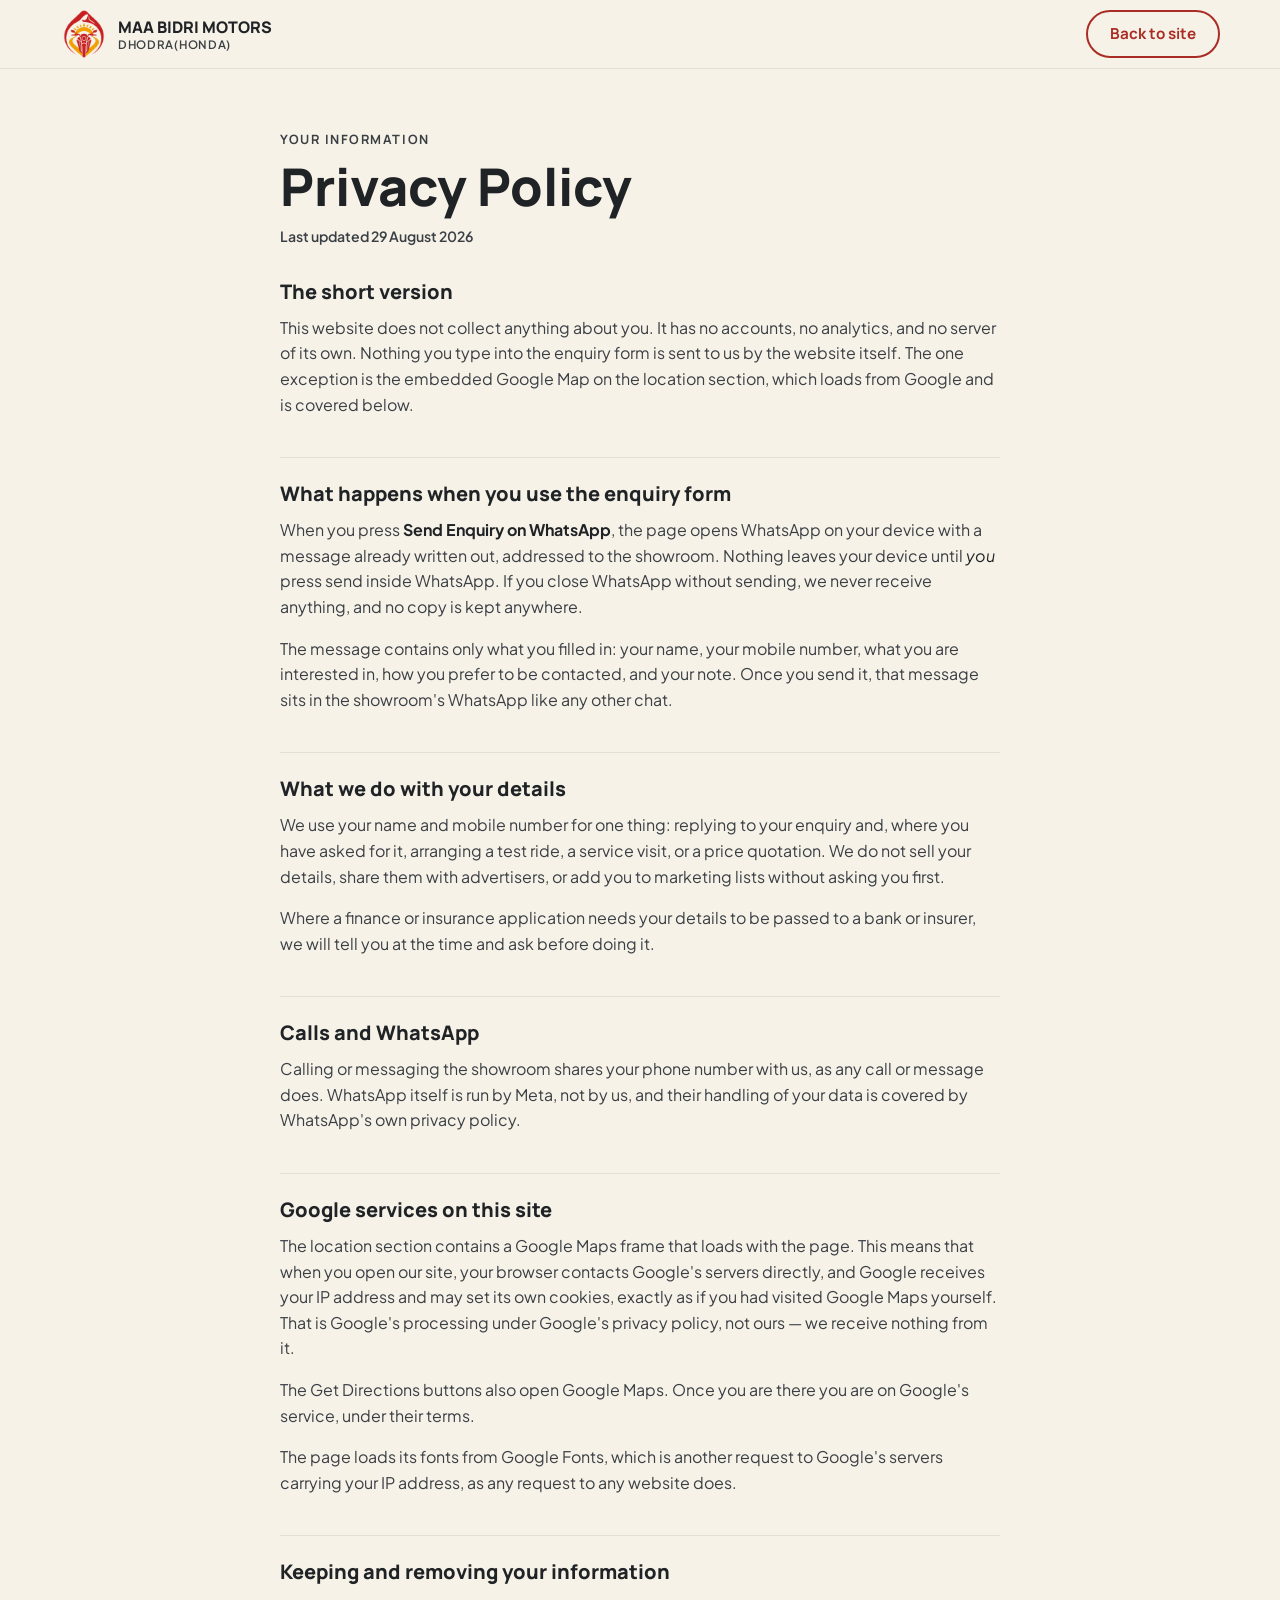
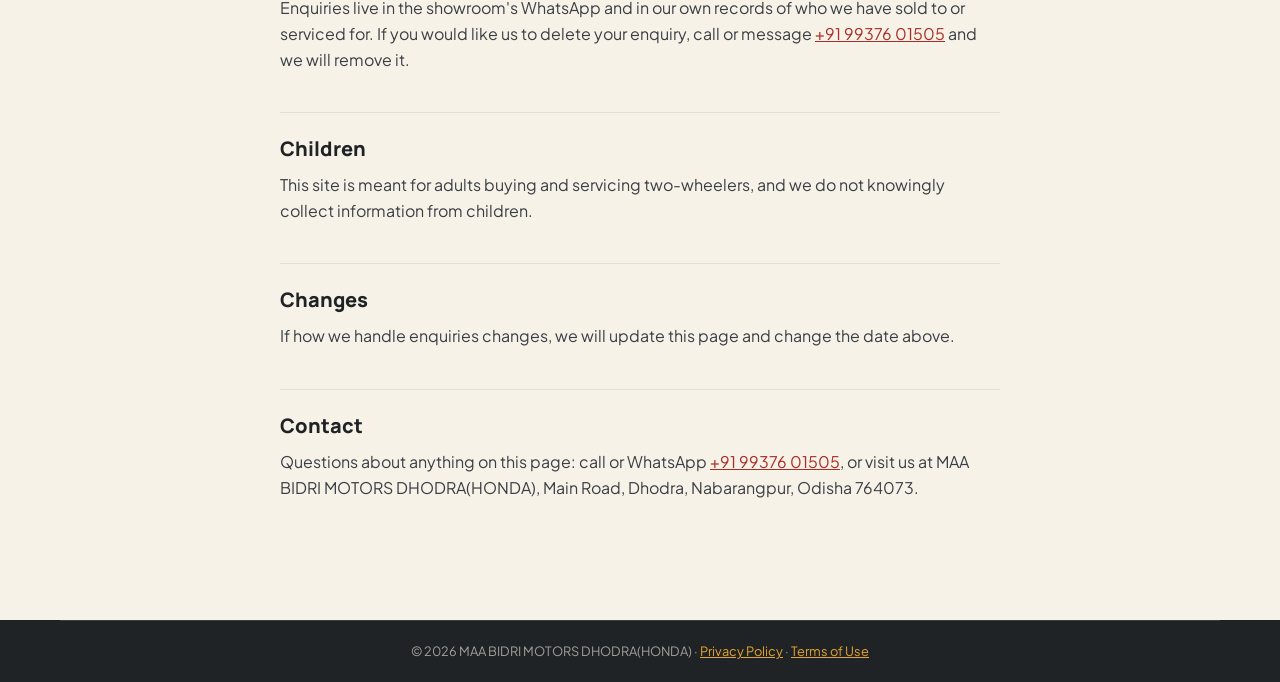
<file: privacy.html>
<!DOCTYPE html>
<html lang="en">
<head>
  <meta charset="UTF-8">
  <meta name="viewport" content="width=device-width, initial-scale=1.0">
  <meta name="description" content="How MAA BIDRI MOTORS DHODRA(HONDA) handles the details you share through this website.">
  <meta name="robots" content="noindex">
  <title>Privacy Policy — MAA BIDRI MOTORS DHODRA(HONDA)</title>
  <link rel="preconnect" href="https://fonts.googleapis.com">
  <link rel="preconnect" href="https://fonts.gstatic.com" crossorigin>
  <link href="https://fonts.googleapis.com/css2?family=Manrope:wght@400;500;600;700;800&family=Plus+Jakarta+Sans:wght@400;500;600;700;800&display=swap" rel="stylesheet">
  <link rel="stylesheet" href="assets/css/style.css">
  <link rel="icon" type="image/png" href="assets/img/favicon.png">
</head>
<body>

  <header class="site-header">
    <div class="container header-inner">
      <a class="brand" href="index.html" aria-label="MAA BIDRI MOTORS DHODRA(HONDA) — Home">
        <img class="brand-mark" src="assets/img/logo.png" alt="" width="48" height="48" aria-hidden="true">
        <span class="brand-text">
          <span class="brand-name">MAA BIDRI MOTORS</span>
          <span class="brand-loc">Dhodra(Honda)</span>
        </span>
      </a>
      <a class="btn btn-outline" href="index.html">Back to site</a>
    </div>
  </header>

  <main class="legal">
    <div class="container legal-inner">
      <p class="eyebrow">Your information</p>
      <h1>Privacy Policy</h1>
      <p class="legal-updated">Last updated 29 August 2026</p>
      <h2>The short version</h2>
      <p>This website does not collect anything about you. It has no accounts, no analytics, and
      no server of its own. Nothing you type into the enquiry form is sent to us by the website
      itself. The one exception is the embedded Google Map on the location section, which loads
      from Google and is covered below.</p>

      <h2>What happens when you use the enquiry form</h2>
      <p>When you press <strong>Send Enquiry on WhatsApp</strong>, the page opens WhatsApp on
      your device with a message already written out, addressed to the showroom. Nothing leaves
      your device until <em>you</em> press send inside WhatsApp. If you close WhatsApp without
      sending, we never receive anything, and no copy is kept anywhere.</p>
      <p>The message contains only what you filled in: your name, your mobile number, what you
      are interested in, how you prefer to be contacted, and your note. Once you send it, that
      message sits in the showroom's WhatsApp like any other chat.</p>

      <h2>What we do with your details</h2>
      <p>We use your name and mobile number for one thing: replying to your enquiry and, where
      you have asked for it, arranging a test ride, a service visit, or a price quotation. We do
      not sell your details, share them with advertisers, or add you to marketing lists without
      asking you first.</p>
      <p>Where a finance or insurance application needs your details to be passed to a bank or
      insurer, we will tell you at the time and ask before doing it.</p>

      <h2>Calls and WhatsApp</h2>
      <p>Calling or messaging the showroom shares your phone number with us, as any call or
      message does. WhatsApp itself is run by Meta, not by us, and their handling of your data is
      covered by WhatsApp's own privacy policy.</p>

      <h2>Google services on this site</h2>
      <p>The location section contains a Google Maps frame that loads with the page. This means
      that when you open our site, your browser contacts Google's servers directly, and Google
      receives your IP address and may set its own cookies, exactly as if you had visited Google
      Maps yourself. That is Google's processing under Google's privacy policy, not ours — we
      receive nothing from it.</p>
      <p>The Get Directions buttons also open Google Maps. Once you are there you are on Google's
      service, under their terms.</p>
      <p>The page loads its fonts from Google Fonts, which is another request to Google's servers
      carrying your IP address, as any request to any website does.</p>

      <h2>Keeping and removing your information</h2>
      <p>Enquiries live in the showroom's WhatsApp and in our own records of who we have sold to
      or serviced for. If you would like us to delete your enquiry, call or message
      <a href="tel:+919937601505">+91 99376 01505</a> and we will remove it.</p>

      <h2>Children</h2>
      <p>This site is meant for adults buying and servicing two-wheelers, and we do not knowingly
      collect information from children.</p>

      <h2>Changes</h2>
      <p>If how we handle enquiries changes, we will update this page and change the date above.</p>

      <h2>Contact</h2>
      <p>Questions about anything on this page: call or WhatsApp
      <a href="tel:+919937601505">+91 99376 01505</a>, or visit us at MAA BIDRI MOTORS DHODRA(HONDA), Main
      Road, Dhodra, Nabarangpur, Odisha 764073.</p>

    </div>
  </main>

  <footer class="site-footer">
    <div class="container">
      <div class="footer-bottom">
        <p>© <span id="year">2026</span> MAA BIDRI MOTORS DHODRA(HONDA) ·
        <a href="privacy.html">Privacy Policy</a> ·
        <a href="terms.html">Terms of Use</a></p>
      </div>
    </div>
  </footer>

  <script src="assets/js/main.js"></script>
</body>
</html>
</file>
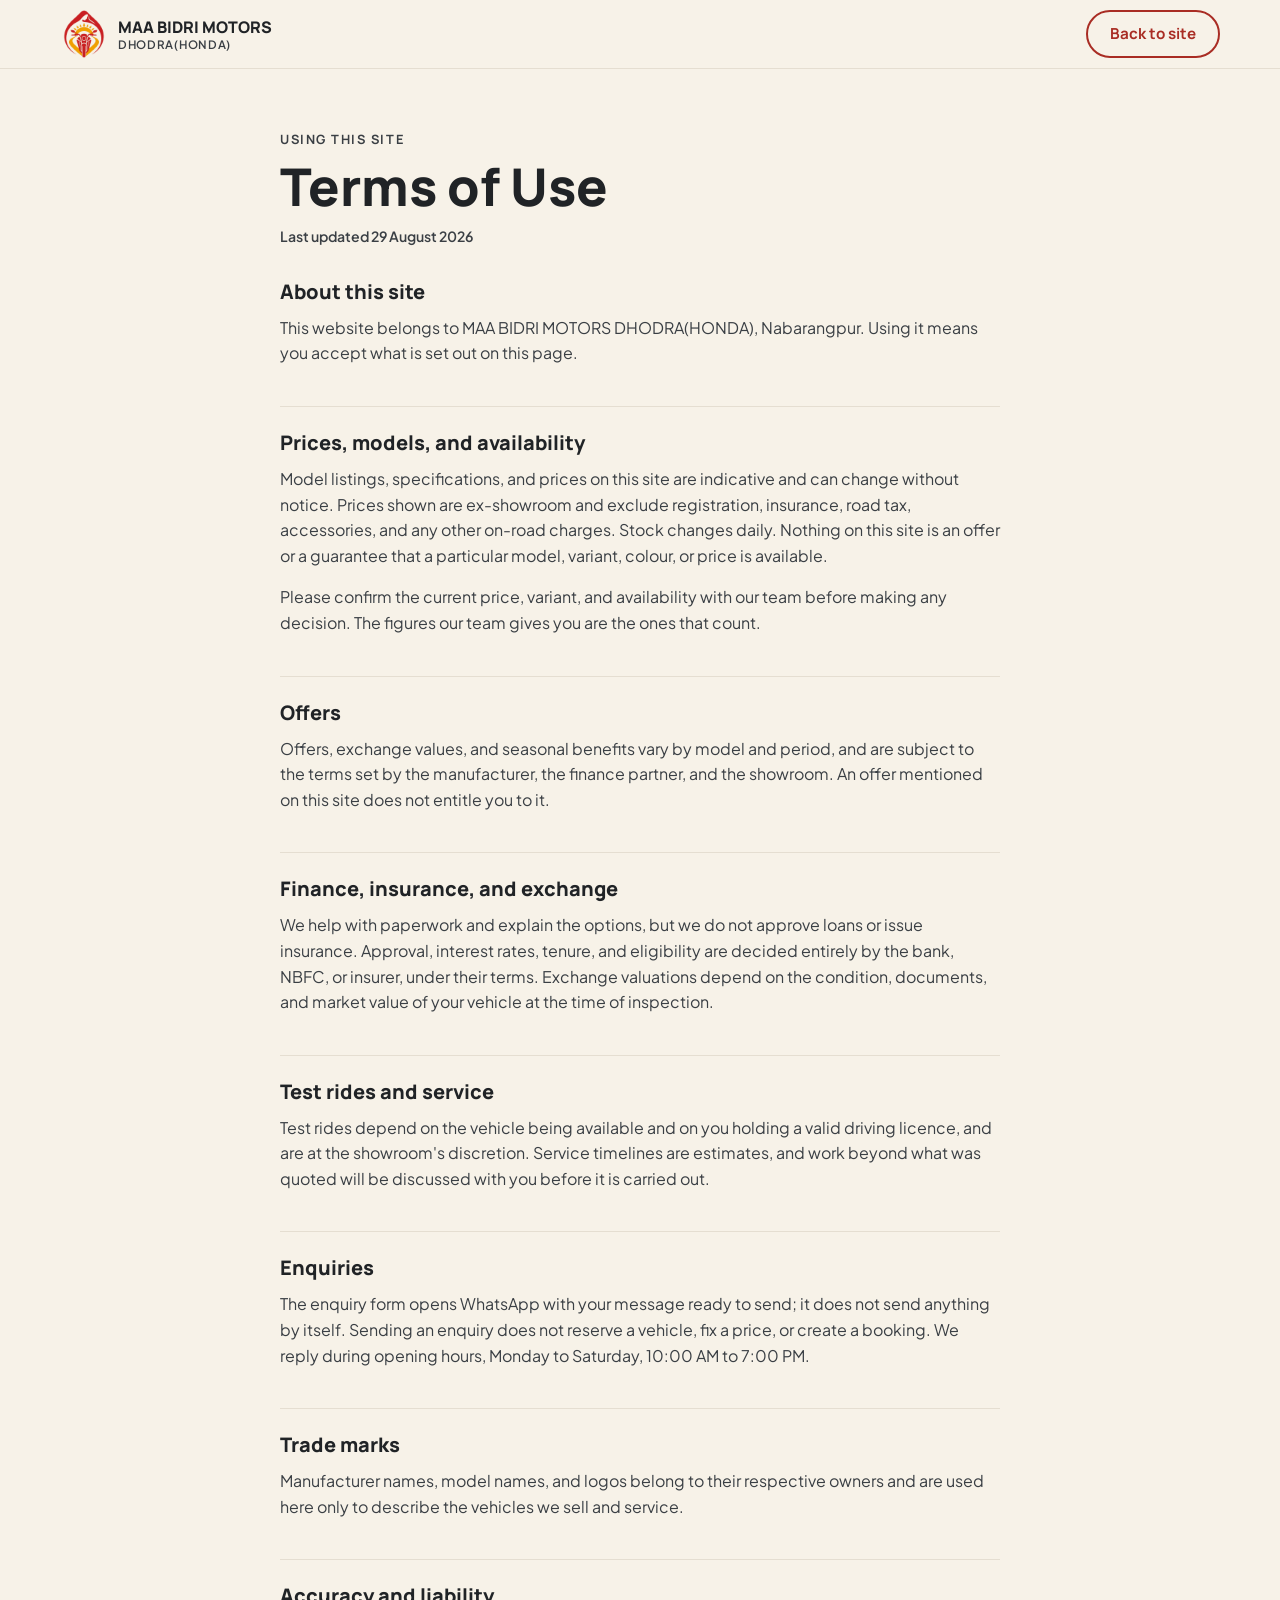
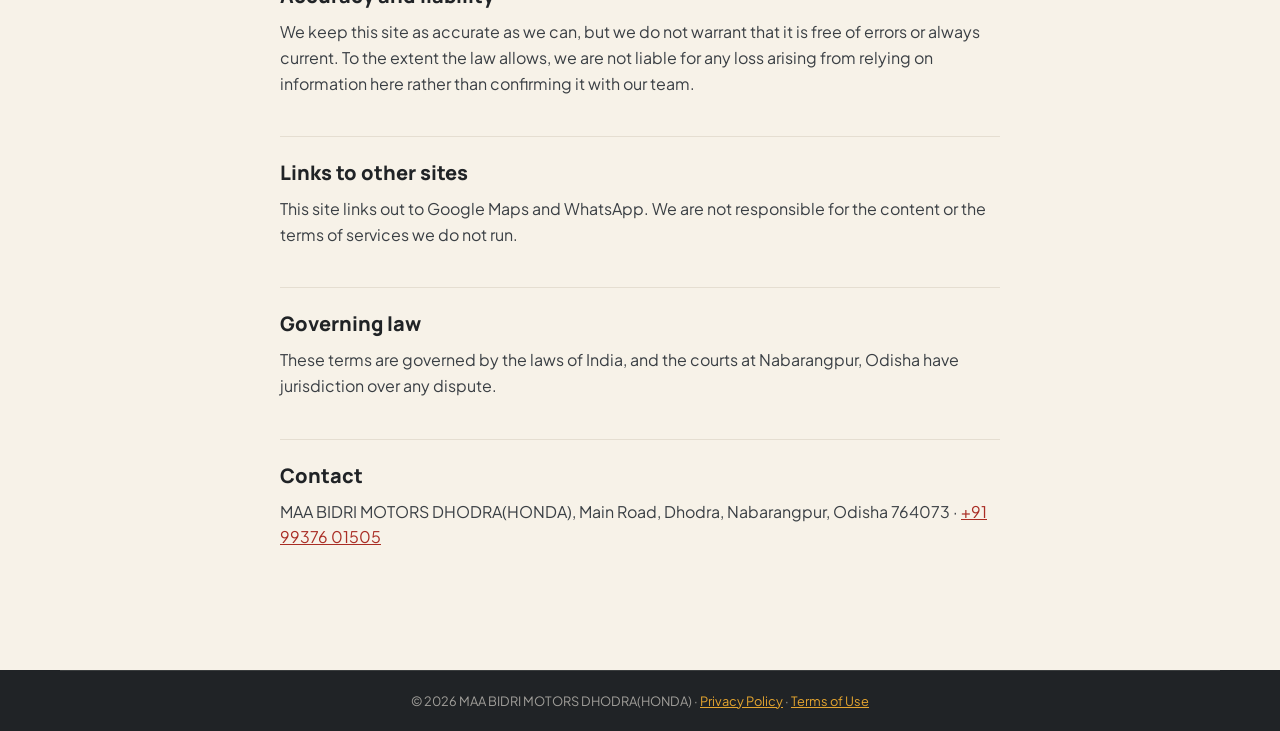
<file: terms.html>
<!DOCTYPE html>
<html lang="en">
<head>
  <meta charset="UTF-8">
  <meta name="viewport" content="width=device-width, initial-scale=1.0">
  <meta name="description" content="Terms for using the MAA BIDRI MOTORS DHODRA(HONDA) website, including prices, offers, and enquiries.">
  <meta name="robots" content="noindex">
  <title>Terms of Use — MAA BIDRI MOTORS DHODRA(HONDA)</title>
  <link rel="preconnect" href="https://fonts.googleapis.com">
  <link rel="preconnect" href="https://fonts.gstatic.com" crossorigin>
  <link href="https://fonts.googleapis.com/css2?family=Manrope:wght@400;500;600;700;800&family=Plus+Jakarta+Sans:wght@400;500;600;700;800&display=swap" rel="stylesheet">
  <link rel="stylesheet" href="assets/css/style.css">
  <link rel="icon" type="image/png" href="assets/img/favicon.png">
</head>
<body>

  <header class="site-header">
    <div class="container header-inner">
      <a class="brand" href="index.html" aria-label="MAA BIDRI MOTORS DHODRA(HONDA) — Home">
        <img class="brand-mark" src="assets/img/logo.png" alt="" width="48" height="48" aria-hidden="true">
        <span class="brand-text">
          <span class="brand-name">MAA BIDRI MOTORS</span>
          <span class="brand-loc">Dhodra(Honda)</span>
        </span>
      </a>
      <a class="btn btn-outline" href="index.html">Back to site</a>
    </div>
  </header>

  <main class="legal">
    <div class="container legal-inner">
      <p class="eyebrow">Using this site</p>
      <h1>Terms of Use</h1>
      <p class="legal-updated">Last updated 29 August 2026</p>
      <h2>About this site</h2>
      <p>This website belongs to MAA BIDRI MOTORS DHODRA(HONDA), Nabarangpur. Using it means you
      accept what is set out on this page.</p>

      <h2>Prices, models, and availability</h2>
      <p>Model listings, specifications, and prices on this site are indicative and can change
      without notice. Prices shown are ex-showroom and exclude registration, insurance, road tax,
      accessories, and any other on-road charges. Stock changes daily. Nothing on this site is an
      offer or a guarantee that a particular model, variant, colour, or price is available.</p>
      <p>Please confirm the current price, variant, and availability with our team before making
      any decision. The figures our team gives you are the ones that count.</p>

      <h2>Offers</h2>
      <p>Offers, exchange values, and seasonal benefits vary by model and period, and are subject
      to the terms set by the manufacturer, the finance partner, and the showroom. An offer
      mentioned on this site does not entitle you to it.</p>

      <h2>Finance, insurance, and exchange</h2>
      <p>We help with paperwork and explain the options, but we do not approve loans or issue
      insurance. Approval, interest rates, tenure, and eligibility are decided entirely by the
      bank, NBFC, or insurer, under their terms. Exchange valuations depend on the condition,
      documents, and market value of your vehicle at the time of inspection.</p>

      <h2>Test rides and service</h2>
      <p>Test rides depend on the vehicle being available and on you holding a valid driving
      licence, and are at the showroom's discretion. Service timelines are estimates, and work
      beyond what was quoted will be discussed with you before it is carried out.</p>

      <h2>Enquiries</h2>
      <p>The enquiry form opens WhatsApp with your message ready to send; it does not send
      anything by itself. Sending an enquiry does not reserve a vehicle, fix a price, or create a
      booking. We reply during opening hours, Monday to Saturday, 10:00 AM to 7:00 PM.</p>

      <h2>Trade marks</h2>
      <p>Manufacturer names, model names, and logos belong to their respective owners and are
      used here only to describe the vehicles we sell and service.</p>

      <h2>Accuracy and liability</h2>
      <p>We keep this site as accurate as we can, but we do not warrant that it is free of errors
      or always current. To the extent the law allows, we are not liable for any loss arising from
      relying on information here rather than confirming it with our team.</p>

      <h2>Links to other sites</h2>
      <p>This site links out to Google Maps and WhatsApp. We are not responsible for the content
      or the terms of services we do not run.</p>

      <h2>Governing law</h2>
      <p>These terms are governed by the laws of India, and the courts at Nabarangpur, Odisha
      have jurisdiction over any dispute.</p>

      <h2>Contact</h2>
      <p>MAA BIDRI MOTORS DHODRA(HONDA), Main Road, Dhodra, Nabarangpur, Odisha 764073 ·
      <a href="tel:+919937601505">+91 99376 01505</a></p>

    </div>
  </main>

  <footer class="site-footer">
    <div class="container">
      <div class="footer-bottom">
        <p>© <span id="year">2026</span> MAA BIDRI MOTORS DHODRA(HONDA) ·
        <a href="privacy.html">Privacy Policy</a> ·
        <a href="terms.html">Terms of Use</a></p>
      </div>
    </div>
  </footer>

  <script src="assets/js/main.js"></script>
</body>
</html>
</file>
<file: assets/css/style.css>
/* ==========================================================================
   MAA BIDRI MOTORS DHODRA(HONDA) — Nabarangpur
   Design system: earthy red + saffron accents, charcoal text, warm cream
   Mobile-first · 8px spacing scale · WCAG-friendly contrast
   ========================================================================== */

:root {
  /* Colour tokens */
  --red: #A92D24;          /* primary buttons, active states, key accents */
  --red-dark: #8C241C;
  --saffron: #E5A52F;      /* offers, badges, icons, secondary highlights */
  --saffron-soft: #F6E3BC;
  --charcoal: #202326;     /* headings, nav, footer, high-contrast text */
  --charcoal-soft: #3A3F44;
  --cream: #F7F2E8;        /* main page background */
  --stone: #E5DED1;        /* borders, muted surfaces, input backgrounds */
  --white: #FFFFFF;        /* cards, forms, product panels */
  --green: #2F7D55;        /* verified / available / service states only */

  /* Type */
  --font-head: "Manrope", system-ui, -apple-system, "Segoe UI", sans-serif;
  --font-body: "Plus Jakarta Sans", system-ui, -apple-system, "Segoe UI", sans-serif;

  /* Shape & spacing (8px increments) */
  --radius-lg: 28px;
  --radius-md: 16px;
  --radius-sm: 10px;
  --shadow: 0 8px 24px rgba(32, 35, 38, 0.10);
  --shadow-soft: 0 4px 16px rgba(32, 35, 38, 0.07);
  --container: 1200px;
}

/* ---------- Reset & base ---------- */
*, *::before, *::after { box-sizing: border-box; }
html { scroll-behavior: smooth; }
body {
  margin: 0;
  font-family: var(--font-body);
  font-size: 16px;
  line-height: 1.6;
  color: var(--charcoal);
  background: var(--cream);
  -webkit-font-smoothing: antialiased;
}
img, svg { max-width: 100%; display: block; }
a { color: var(--red); }
h1, h2, h3 { font-family: var(--font-head); line-height: 1.15; margin: 0 0 16px; }
h1 { font-size: clamp(2rem, 5.5vw, 3.25rem); font-weight: 800; }
h2 { font-size: clamp(1.6rem, 3.6vw, 2.4rem); font-weight: 800; }
h3 { font-size: 1.15rem; font-weight: 700; }
p { margin: 0 0 16px; }
address { font-style: normal; }
[hidden] { display: none !important; }

.container { max-width: var(--container); margin: 0 auto; padding: 0 20px; }
.section { padding: 64px 0; }
.section-alt { background: linear-gradient(180deg, var(--cream), #F1EADD); }
.section-head { max-width: 680px; margin: 0 auto 40px; text-align: center; }
.section-sub { color: var(--charcoal-soft); }

.eyebrow {
  display: inline-block;
  font-family: var(--font-head);
  font-size: 0.8rem;
  font-weight: 700;
  letter-spacing: 0.12em;
  text-transform: uppercase;
  color: var(--red);
  margin-bottom: 8px;
}
.eyebrow.light { color: var(--saffron); }
.accent { color: var(--red); white-space: nowrap; }
.fineprint { font-size: 0.8rem; color: var(--charcoal-soft); }
.fineprint.light { color: rgba(247, 242, 232, 0.75); }
.svg-note { font: 600 12px var(--font-body); fill: var(--charcoal-soft); }
.svg-note.light { fill: rgba(247, 242, 232, 0.8); }

/* Placeholder vehicle artwork — `currentColor` lets one silhouette take any tone */
.art-red { color: var(--red); }
.art-charcoal { color: var(--charcoal); }
.art-saffron { color: var(--saffron); }
.art-green { color: var(--green); }
.art-hero { color: var(--saffron); }

/* ---------- Buttons ---------- */
.btn {
  display: inline-flex;
  align-items: center;
  justify-content: center;
  gap: 8px;
  min-height: 44px;                 /* large tap targets */
  padding: 10px 22px;
  border-radius: 999px;
  border: 2px solid transparent;
  font-family: var(--font-head);
  font-weight: 700;
  font-size: 0.95rem;
  text-decoration: none;
  cursor: pointer;
  transition: transform 0.15s ease, background 0.2s ease, color 0.2s ease, box-shadow 0.2s ease;
}
.btn:active { transform: scale(0.97); }
.btn-lg { min-height: 52px; padding: 12px 28px; font-size: 1.02rem; }
.btn-block { width: 100%; }
.btn-primary { background: var(--red); color: var(--white); box-shadow: var(--shadow-soft); }
.btn-primary:hover { background: var(--red-dark); }
.btn-outline { background: transparent; color: var(--red); border-color: var(--red); }
.btn-outline:hover { background: rgba(169, 45, 36, 0.08); }
.btn-ghost { background: var(--white); color: var(--charcoal); border-color: var(--stone); }
.btn-ghost:hover { border-color: var(--charcoal); }
.btn-gold { background: var(--saffron); color: var(--charcoal); }
.btn-gold:hover { background: #d69a25; }

/* ---------- Header ---------- */
.site-header {
  position: sticky;
  top: 0;
  z-index: 60;
  background: rgba(247, 242, 232, 0.94);
  backdrop-filter: blur(8px);
  border-bottom: 1px solid var(--stone);
}
.header-inner {
  display: flex;
  align-items: center;
  justify-content: space-between;
  gap: 16px;
  min-height: 68px;
}
/* min-width:0 lets the brand shrink inside the flex header instead of forcing
   the call / WhatsApp / menu buttons past the right edge on narrow phones. */
.brand { display: inline-flex; align-items: center; gap: 10px; text-decoration: none; color: inherit; min-width: 0; }
/* The mark is a shaped logo on transparency, not a tile — no background,
   no radius, nothing to letterbox it. Slightly larger than the old "MB"
   square because the artwork carries real detail (sun rays, rider). */
.brand-mark {
  width: 48px;
  height: 48px;
  flex: none;
  object-fit: contain;
}
.brand-text { display: flex; flex-direction: column; line-height: 1.15; min-width: 0; }
/* All-caps runs wider than the mixed-case name it replaced, so ease the size
   down on narrow screens; it still wraps below ~360px rather than pushing the
   header buttons off the right edge. */
.brand-name { font: 800 clamp(0.86rem, 3.2vw, 1rem) var(--font-head); }
.brand-loc { font-size: 0.72rem; font-weight: 600; color: var(--charcoal-soft); letter-spacing: 0.06em; text-transform: uppercase; }

.main-nav { display: none; align-items: center; gap: 4px; }
.main-nav a {
  padding: 10px 12px;
  border-radius: 999px;
  color: var(--charcoal);
  font-weight: 600;
  font-size: 0.92rem;
  text-decoration: none;
}
.main-nav a:hover { background: var(--stone); }
.main-nav .nav-cta { color: var(--white); margin-left: 8px; }
.main-nav .nav-cta:hover { background: var(--red-dark); }

.header-actions { display: flex; align-items: center; gap: 8px; }
.icon-btn {
  display: grid;
  place-items: center;
  width: 44px;
  height: 44px;
  border-radius: 50%;
  color: var(--white);
}
.icon-btn svg { width: 20px; height: 20px; fill: currentColor; }
.icon-btn.call { background: var(--red); }
.icon-btn.wa { background: var(--green); }

.menu-toggle {
  display: inline-flex;
  flex-direction: column;
  justify-content: center;
  gap: 5px;
  width: 44px;
  height: 44px;
  padding: 10px;
  border: 1px solid var(--stone);
  border-radius: 12px;
  background: var(--white);
  cursor: pointer;
}
.menu-toggle span { display: block; height: 2px; border-radius: 2px; background: var(--charcoal); transition: transform 0.2s ease, opacity 0.2s ease; }
.menu-toggle[aria-expanded="true"] span:nth-child(1) { transform: translateY(7px) rotate(45deg); }
.menu-toggle[aria-expanded="true"] span:nth-child(2) { opacity: 0; }
.menu-toggle[aria-expanded="true"] span:nth-child(3) { transform: translateY(-7px) rotate(-45deg); }

/* Mobile nav drawer */
.main-nav.open {
  display: flex;
  position: absolute;
  top: 100%;
  left: 0;
  right: 0;
  flex-direction: column;
  align-items: stretch;
  padding: 16px 20px 24px;
  background: var(--cream);
  border-bottom: 1px solid var(--stone);
  box-shadow: var(--shadow);
}
.main-nav.open a { padding: 14px 16px; font-size: 1rem; }
.main-nav.open .nav-cta { margin: 8px 0 0; text-align: center; }

/* ---------- Hero ---------- */
.hero { display: grid; grid-template-columns: 1fr; }
.hero-media {
  position: relative;
  min-height: 260px;
  display: grid;
  place-items: center;
  overflow: hidden;
  background:
    radial-gradient(120% 120% at 85% 15%, rgba(229, 165, 47, 0.22), transparent 55%),
    linear-gradient(135deg, #26292d 0%, var(--charcoal) 55%, #421511 100%);
}
.hero-pattern {
  position: absolute;
  inset: 0;
  opacity: 0.12;
  /* subtle Odisha-inspired geometric line pattern */
  background-image:
    repeating-linear-gradient(45deg, transparent 0 22px, rgba(247, 242, 232, 0.7) 22px 23px),
    repeating-linear-gradient(-45deg, transparent 0 22px, rgba(247, 242, 232, 0.7) 22px 23px);
}
.hero-bike { position: relative; width: min(86%, 520px); }
.hero-bike .svg-note { fill: rgba(247, 242, 232, 0.65); }
.hero-copy { padding: 48px 20px 56px; max-width: 640px; margin: 0 auto; text-align: center; }
.lede { font-size: 1.08rem; color: var(--charcoal-soft); }
.hero-ctas { display: flex; flex-wrap: wrap; gap: 12px; justify-content: center; margin: 24px 0 16px; }
.trust-line { font-size: 0.85rem; font-weight: 600; letter-spacing: 0.04em; color: var(--charcoal-soft); }

/* ---------- Quick actions ---------- */
.quick-actions { padding: 32px 0 8px; }
.qa-grid { display: grid; grid-template-columns: repeat(2, 1fr); gap: 12px; }
.qa-card {
  display: flex;
  flex-direction: column;
  gap: 4px;
  padding: 18px 16px;
  background: var(--white);
  border: 1px solid var(--stone);
  border-radius: var(--radius-md);
  text-decoration: none;
  color: var(--charcoal);
  box-shadow: var(--shadow-soft);
  transition: transform 0.15s ease, box-shadow 0.2s ease;
}
.qa-card:hover { transform: translateY(-3px); box-shadow: var(--shadow); }
.qa-icon { display: grid; place-items: center; width: 40px; height: 40px; border-radius: 12px; background: rgba(169, 45, 36, 0.1); }
.qa-icon svg { width: 20px; height: 20px; fill: var(--red); }
.qa-label { font: 700 0.95rem var(--font-head); }
.qa-sub { font-size: 0.78rem; color: var(--charcoal-soft); }

/* ---------- Tabs ---------- */
.tabs { display: flex; flex-wrap: wrap; gap: 8px; justify-content: center; margin-bottom: 32px; }
.tab {
  min-height: 44px;
  padding: 10px 18px;
  border-radius: 999px;
  border: 1px solid var(--stone);
  background: var(--white);
  color: var(--charcoal);
  font: 700 0.88rem var(--font-head);
  cursor: pointer;
  transition: background 0.2s ease, color 0.2s ease;
}
.tab:hover { border-color: var(--charcoal); }
.tab.active { background: var(--charcoal); border-color: var(--charcoal); color: var(--cream); }

/* ---------- Bike cards ---------- */
.bike-grid { display: flex; flex-wrap: wrap; gap: 20px; justify-content: center; }
.bike-card {
  display: flex;
  flex-direction: column;
  flex: 1 1 300px;                /* grows to fill the row, caps below */
  max-width: 360px;
  background: var(--white);
  border: 1px solid var(--stone);
  border-radius: var(--radius-lg);
  overflow: hidden;
  box-shadow: var(--shadow-soft);
  transition: transform 0.15s ease, box-shadow 0.2s ease;
}
.bike-card:hover { transform: translateY(-4px); box-shadow: var(--shadow); }
.bike-media { position: relative; background: linear-gradient(180deg, #FBF8F1, var(--cream)); padding: 16px; }
.badge {
  position: absolute;
  top: 14px;
  left: 14px;
  padding: 4px 12px;
  border-radius: 999px;
  font: 700 0.72rem var(--font-head);
  letter-spacing: 0.05em;
  text-transform: uppercase;
}
.badge-gold { background: var(--saffron); color: var(--charcoal); }
.badge-red { background: var(--red); color: var(--white); }
.badge-green { background: var(--green); color: var(--white); }
.bike-body { display: flex; flex-direction: column; flex: 1; padding: 20px 20px 24px; }
.bike-tag { font-size: 0.88rem; color: var(--charcoal-soft); min-height: 2.6em; }
.bike-specs { display: flex; flex-wrap: wrap; gap: 8px; list-style: none; margin: 0 0 16px; padding: 0; }
.bike-specs li {
  padding: 4px 12px;
  border-radius: 999px;
  background: var(--stone);
  font: 600 0.75rem var(--font-body);
  color: var(--charcoal-soft);
}
.bike-price { font: 800 1.2rem var(--font-head); margin-bottom: 16px; }
.bike-actions { display: flex; flex-wrap: wrap; gap: 10px; margin-top: auto; }
.bike-actions .btn { flex: 1 1 auto; font-size: 0.85rem; padding: 8px 14px; }

/* ---------- Benefits ---------- */
.benefit-grid { display: grid; grid-template-columns: 1fr; gap: 16px; }
.benefit-card {
  background: var(--white);
  border: 1px solid var(--stone);
  border-radius: var(--radius-md);
  padding: 24px;
  box-shadow: var(--shadow-soft);
}
.benefit-icon {
  display: grid;
  place-items: center;
  width: 48px;
  height: 48px;
  border-radius: 14px;
  background: var(--saffron-soft);
  margin-bottom: 16px;
}
.benefit-icon svg { width: 24px; height: 24px; fill: var(--red); }
.benefit-card p { margin: 0; font-size: 0.9rem; color: var(--charcoal-soft); }

/* ---------- Offers ---------- */
.offers { padding-top: 0; }
.offers-panel {
  display: grid;
  grid-template-columns: 1fr;
  gap: 32px;
  padding: 40px 24px;
  border-radius: var(--radius-lg);
  color: var(--cream);
  background:
    radial-gradient(110% 130% at 90% 0%, rgba(229, 165, 47, 0.28), transparent 55%),
    linear-gradient(135deg, var(--red-dark), var(--red) 55%, #7A1F18);
  box-shadow: var(--shadow);
}
.offers-copy h2 { color: var(--white); }
.offers-copy p { color: rgba(247, 242, 232, 0.9); }
.disclaimer { font-size: 0.78rem; margin-top: 16px; color: rgba(247, 242, 232, 0.75); }
.offers-cards { display: grid; grid-template-columns: 1fr; gap: 12px; }
.offer-card {
  background: rgba(247, 242, 232, 0.10);
  border: 1px solid rgba(247, 242, 232, 0.22);
  border-radius: var(--radius-md);
  padding: 18px 20px;
}
.offer-tag {
  display: inline-block;
  padding: 3px 10px;
  border-radius: 999px;
  background: var(--saffron);
  color: var(--charcoal);
  font: 700 0.7rem var(--font-head);
  letter-spacing: 0.06em;
  text-transform: uppercase;
  margin-bottom: 8px;
}
.offer-title { font: 700 1rem var(--font-head); margin: 0 0 4px; color: var(--white); }
.offer-sub { font-size: 0.82rem; margin: 0; color: rgba(247, 242, 232, 0.85); }

/* ---------- Service ---------- */
.service-grid { display: grid; grid-template-columns: 1fr; gap: 32px; align-items: center; }
.service-list { list-style: none; margin: 0 0 24px; padding: 0; display: grid; gap: 10px; }
.service-list li { display: flex; align-items: baseline; gap: 10px; font-weight: 600; }
.service-list em { font-style: normal; font-weight: 500; font-size: 0.78rem; color: var(--charcoal-soft); }
.check {
  display: inline-grid;
  place-items: center;
  width: 22px;
  height: 22px;
  flex: none;
  border-radius: 50%;
  background: var(--green);
  color: var(--white);
  font-size: 0.72rem;
  font-weight: 800;
}
.service-visual { display: grid; place-items: center; }
.service-panel {
  width: min(100%, 380px);
  /* No fixed ratio: the workshop photo is portrait and shows in full, so the
     bike on the lift and the workbench are not cropped away. */
  overflow: hidden;               /* clip the photo to the rounded corners */
  border-radius: var(--radius-lg);
  background: linear-gradient(145deg, var(--charcoal), #2E3237 60%, #4A1712);
  box-shadow: var(--shadow);
}

/* ---------- Testimonials ---------- */
.testimonial-grid { display: grid; grid-template-columns: 1fr; gap: 16px; margin-bottom: 32px; }
.testimonial-card {
  margin: 0;
  background: var(--white);
  border: 1px solid var(--stone);
  border-radius: var(--radius-md);
  padding: 24px;
  box-shadow: var(--shadow-soft);
}
.testimonial-card blockquote { margin: 0 0 16px; font-size: 0.92rem; color: var(--charcoal-soft); }
.testimonial-card figcaption { display: flex; align-items: center; gap: 12px; font-size: 0.85rem; }
.avatar {
  display: grid;
  place-items: center;
  width: 40px;
  height: 40px;
  flex: none;
  border-radius: 50%;
  background: var(--saffron-soft);
  color: var(--red);
  font: 800 1rem var(--font-head);
}
.photo-strip { display: grid; grid-template-columns: repeat(2, 1fr); gap: 12px; }
.photo-ph {
  display: grid;
  place-items: center;
  min-height: 120px;
  border: 2px dashed var(--stone);
  border-radius: var(--radius-md);
  background: rgba(255, 255, 255, 0.6);
  text-align: center;
  font: 700 0.82rem var(--font-head);
  color: var(--charcoal-soft);
}
.photo-ph small { font-weight: 500; }

/* A tile holding a real photo drops the dashed placeholder chrome and shows
   the whole frame — a wide shopfront shot is not cropped to a square. */
.photo-ph:has(.strip-photo:not([hidden])) {
  padding: 0;
  border-style: solid;
  border-color: var(--stone);
  background: var(--white);
  overflow: hidden;
}
.strip-photo { width: 100%; height: auto; display: block; }

/* ---------- About the showroom ---------- */
.about-showroom { display: grid; gap: 28px; align-items: center; }
.about-text h2 { margin-bottom: 16px; }
.staff-photo { margin: 0; min-height: 260px; aspect-ratio: 4 / 3; }
.staff-photo .strip-photo { height: 100%; object-fit: cover; }

/* ---------- Location ---------- */
.location-grid { display: grid; grid-template-columns: 1fr; gap: 32px; align-items: center; }
.location-info address p { margin-bottom: 12px; }
.location-info .btn { margin-top: 8px; margin-bottom: 16px; }
.bike-photo { width: 100%; aspect-ratio: 16 / 10; object-fit: cover; }

/* Real showroom photo behind the hero. The pattern layer sits on top as a
   subtle scrim, keeping the panel in the brand's charcoal-and-red key. */
.hero-photo {
  position: absolute;
  inset: 0;
  width: 100%;
  height: 100%;
  object-fit: cover;
  object-position: center 42%;
}
.hero-media .hero-pattern {
  /* No line pattern over a photograph — it reads as a net. Just a soft
     tonal scrim at the corners to tie the panel to the brand palette. */
  background-image: linear-gradient(155deg,
    rgba(32, 35, 38, 0.30) 0%,
    rgba(32, 35, 38, 0) 38%,
    rgba(32, 35, 38, 0) 62%,
    rgba(66, 21, 17, 0.38) 100%);
  opacity: 1;
}

.service-photo { display: block; width: 100%; height: auto; }
.price-note { font-family: var(--font-body); font-size: 0.78rem; font-weight: 600; color: var(--charcoal-soft); }

.stars { display: flex; gap: 2px; margin-bottom: 12px; }
.stars svg { width: 16px; height: 16px; fill: var(--saffron); }
.stars svg.dim { fill: var(--stone); }

.sample-flag {
  display: inline-block;
  margin: 0 0 12px;
  padding: 4px 12px;
  border-radius: 999px;
  background: var(--saffron-soft);
  border: 1px solid var(--saffron);
  color: #7A5410;
  font-size: 0.78rem;
  font-weight: 700;
}

/* ---------- Legal pages (privacy, terms) ---------- */
.legal { padding: 56px 0 72px; }
.legal-inner { max-width: 760px; }
.legal h1 { margin-bottom: 8px; }
.legal h2 {
  font-size: 1.25rem;
  margin: 40px 0 12px;
  padding-top: 24px;
  border-top: 1px solid var(--stone);
}
.legal h2:first-of-type { border-top: 0; padding-top: 0; margin-top: 32px; }
.legal p { max-width: 68ch; color: var(--charcoal-soft); }
.legal p strong, .legal p em { color: var(--charcoal); }
.legal-updated { font-size: 0.88rem; font-weight: 600; color: var(--charcoal-soft); }
.legal + .site-footer .footer-bottom a { color: var(--saffron); }

.closed-note { color: var(--charcoal-soft); font-size: 0.92rem; }
.section-head .btn { margin-top: 8px; }

.map-embed {
  border-radius: var(--radius-lg);
  overflow: hidden;
  background: var(--white);
  border: 1px solid var(--stone);
  box-shadow: var(--shadow-soft);
}
.map-embed iframe {
  display: block;
  width: 100%;
  min-height: 320px;
  border: 0;
}

/* ---------- Enquiry form ---------- */
.enquiry-grid { display: grid; grid-template-columns: 1fr; gap: 32px; }
.enquiry-form {
  background: var(--white);
  border: 1px solid var(--stone);
  border-radius: var(--radius-lg);
  padding: 28px 24px;
  box-shadow: var(--shadow);
}
.form-row { margin-bottom: 18px; }
.form-row label, .form-row .label { display: block; font: 700 0.85rem var(--font-head); margin-bottom: 6px; }
.req { color: var(--red); }
input[type="text"], input[type="tel"], select, textarea {
  width: 100%;
  min-height: 48px;
  padding: 12px 14px;
  border: 1.5px solid var(--stone);
  border-radius: var(--radius-sm);
  background: var(--cream);
  font: 500 0.95rem var(--font-body);
  color: var(--charcoal);
}
textarea { resize: vertical; min-height: 80px; }
input:focus, select:focus, textarea:focus, .btn:focus-visible, .tab:focus-visible {
  outline: 3px solid rgba(229, 165, 47, 0.6);
  outline-offset: 2px;
  border-color: var(--saffron);
}
.form-row.invalid input[type="text"],
.form-row.invalid input[type="tel"] { border-color: var(--red); background: rgba(169, 45, 36, 0.05); }
.form-row.invalid .consent input { outline: 2px solid var(--red); outline-offset: 2px; }
.field-error { margin: 6px 0 0; font-size: 0.78rem; font-weight: 600; color: var(--red); }
.radio-row { display: flex; gap: 10px; flex-wrap: wrap; }
.radio-pill {
  display: inline-flex;
  align-items: center;
  gap: 8px;
  min-height: 44px;
  padding: 8px 18px;
  border: 1.5px solid var(--stone);
  border-radius: 999px;
  background: var(--cream);
  font-weight: 600;
  font-size: 0.88rem;
  cursor: pointer;
}
.radio-pill:has(input:checked) { border-color: var(--red); background: rgba(169, 45, 36, 0.07); }
.consent { display: flex; gap: 10px; align-items: flex-start; font-size: 0.85rem; cursor: pointer; }
.consent input { margin-top: 3px; width: 18px; height: 18px; accent-color: var(--red); }
.privacy-note { margin: 14px 0 0; font-size: 0.78rem; color: var(--charcoal-soft); text-align: center; }
.form-success {
  margin-top: 20px;
  padding: 18px 20px;
  border-radius: var(--radius-md);
  background: rgba(47, 125, 85, 0.1);
  border: 1px solid var(--green);
  color: var(--charcoal);
}
.form-success strong { color: var(--green); }
.form-success p { margin: 6px 0 0; font-size: 0.88rem; }

/* ---------- Footer ---------- */
.site-footer { background: var(--charcoal); color: var(--cream); margin-top: 32px; padding-bottom: 76px; }
.footer-grid { display: grid; grid-template-columns: 1fr; gap: 32px; padding: 56px 20px 32px; }
/* The logo reads on the charcoal footer unaided — it needs no plate behind it. */
.site-footer .brand-name { color: var(--cream); }
.site-footer .brand-loc { color: rgba(247, 242, 232, 0.65); }
.footer-brand p { margin-top: 16px; font-size: 0.9rem; color: rgba(247, 242, 232, 0.8); }
.footer-col h3 { font-size: 0.95rem; letter-spacing: 0.06em; text-transform: uppercase; color: var(--saffron); }
.footer-col nav { display: grid; gap: 8px; }
.footer-col a { color: rgba(247, 242, 232, 0.85); text-decoration: none; font-size: 0.9rem; }
.footer-col a:hover { color: var(--saffron); }
.footer-col p { font-size: 0.9rem; color: rgba(247, 242, 232, 0.8); }
.footer-col small { color: rgba(247, 242, 232, 0.5); }
.social-links { display: flex; gap: 10px; margin-top: 16px; }
.social-links a {
  display: grid;
  place-items: center;
  width: 42px;
  height: 42px;
  border-radius: 12px;
  background: rgba(247, 242, 232, 0.1);
}
.social-links a:hover { background: var(--red); }
.social-links svg { width: 20px; height: 20px; fill: var(--cream); }
.footer-bottom {
  border-top: 1px solid rgba(247, 242, 232, 0.12);
  padding: 20px;
  text-align: center;
  font-size: 0.8rem;
  color: rgba(247, 242, 232, 0.6);
}
.footer-bottom p { margin: 0; }

/* ---------- Mobile action bar ---------- */
.mobile-bar {
  position: fixed;
  left: 0;
  right: 0;
  bottom: 0;
  z-index: 70;
  display: grid;
  grid-template-columns: repeat(4, 1fr);
  background: var(--white);
  border-top: 1px solid var(--stone);
  box-shadow: 0 -6px 20px rgba(32, 35, 38, 0.12);
  padding-bottom: env(safe-area-inset-bottom);
}
.mobile-bar a {
  display: flex;
  flex-direction: column;
  align-items: center;
  gap: 2px;
  padding: 10px 4px 8px;
  min-height: 56px;
  text-decoration: none;
  color: var(--charcoal);
  font: 700 0.68rem var(--font-head);
}
.mobile-bar svg { width: 22px; height: 22px; fill: currentColor; }
.mobile-bar .bar-primary { background: var(--red); color: var(--white); }

/* ---------- ElevenLabs chat widget ----------
   The widget parks itself bottom-right, which is exactly where .mobile-bar
   sits (fixed, full width, ~64px tall, shown below 960px). Lift the host
   clear of that bar so the launcher never covers Call / WhatsApp /
   Directions / Enquire, and keep it above the bar so an open chat panel
   is not clipped by it.

   The widget renders into a shadow root, so if a future version positions
   its own launcher with `position: fixed` internally, these offsets stop
   applying and the widget falls back to its own placement — check the
   bottom-right corner on a phone after any widget update. */
elevenlabs-convai {
  position: fixed;
  right: 0;
  bottom: calc(64px + env(safe-area-inset-bottom));
  z-index: 80;
}

/* ==========================================================================
   Breakpoints
   ========================================================================== */

@media (min-width: 640px) {
  .qa-grid { grid-template-columns: repeat(4, 1fr); }
  .benefit-grid { grid-template-columns: repeat(2, 1fr); }
  .testimonial-grid { grid-template-columns: repeat(3, 1fr); }
  .photo-strip { grid-template-columns: repeat(4, 1fr); }
  .footer-grid { grid-template-columns: repeat(2, 1fr); }
}

@media (min-width: 800px) {
  .about-showroom { grid-template-columns: 1.2fr 1fr; gap: 48px; }
}

@media (min-width: 960px) {
  .section { padding: 96px 0; }

  /* Split hero: dark media panel + warm cream text panel */
  .hero { grid-template-columns: 1.05fr 1fr; min-height: 560px; }
  .hero-media { order: 2; min-height: 100%; }
  .hero-copy {
    order: 1;
    text-align: left;
    display: flex;
    flex-direction: column;
    justify-content: center;
    padding: 64px 48px 64px max(20px, calc((100vw - var(--container)) / 2 + 20px));
    margin: 0;
    max-width: none;
  }
  .hero-ctas { justify-content: flex-start; }

  .benefit-grid { grid-template-columns: repeat(3, 1fr); }
  .offers-panel { grid-template-columns: 1.1fr 1fr; padding: 56px; align-items: center; }
  .offers-cards { grid-template-columns: repeat(2, 1fr); }
  .service-grid { grid-template-columns: 1.1fr 1fr; }
  .location-grid { grid-template-columns: 1fr 1.1fr; }
  .map-embed iframe { min-height: 380px; }
  .enquiry-grid { grid-template-columns: 1fr 1.2fr; align-items: start; }
  .enquiry-form { padding: 40px; }
  .footer-grid { grid-template-columns: 1.4fr 1fr 1fr 1fr; }
  .site-footer { padding-bottom: 0; }

  /* Desktop nav */
  .main-nav { display: flex; }
  .menu-toggle, .header-actions .icon-btn { display: none; }
  .mobile-bar { display: none; }
  /* No bottom bar at this width, so the widget returns to the corner. */
  elevenlabs-convai { bottom: 0; }
}

/* ---------- Reduced motion ---------- */
@media (prefers-reduced-motion: reduce) {
  html { scroll-behavior: auto; }
  *, *::before, *::after { transition: none !important; }
}
</file>
